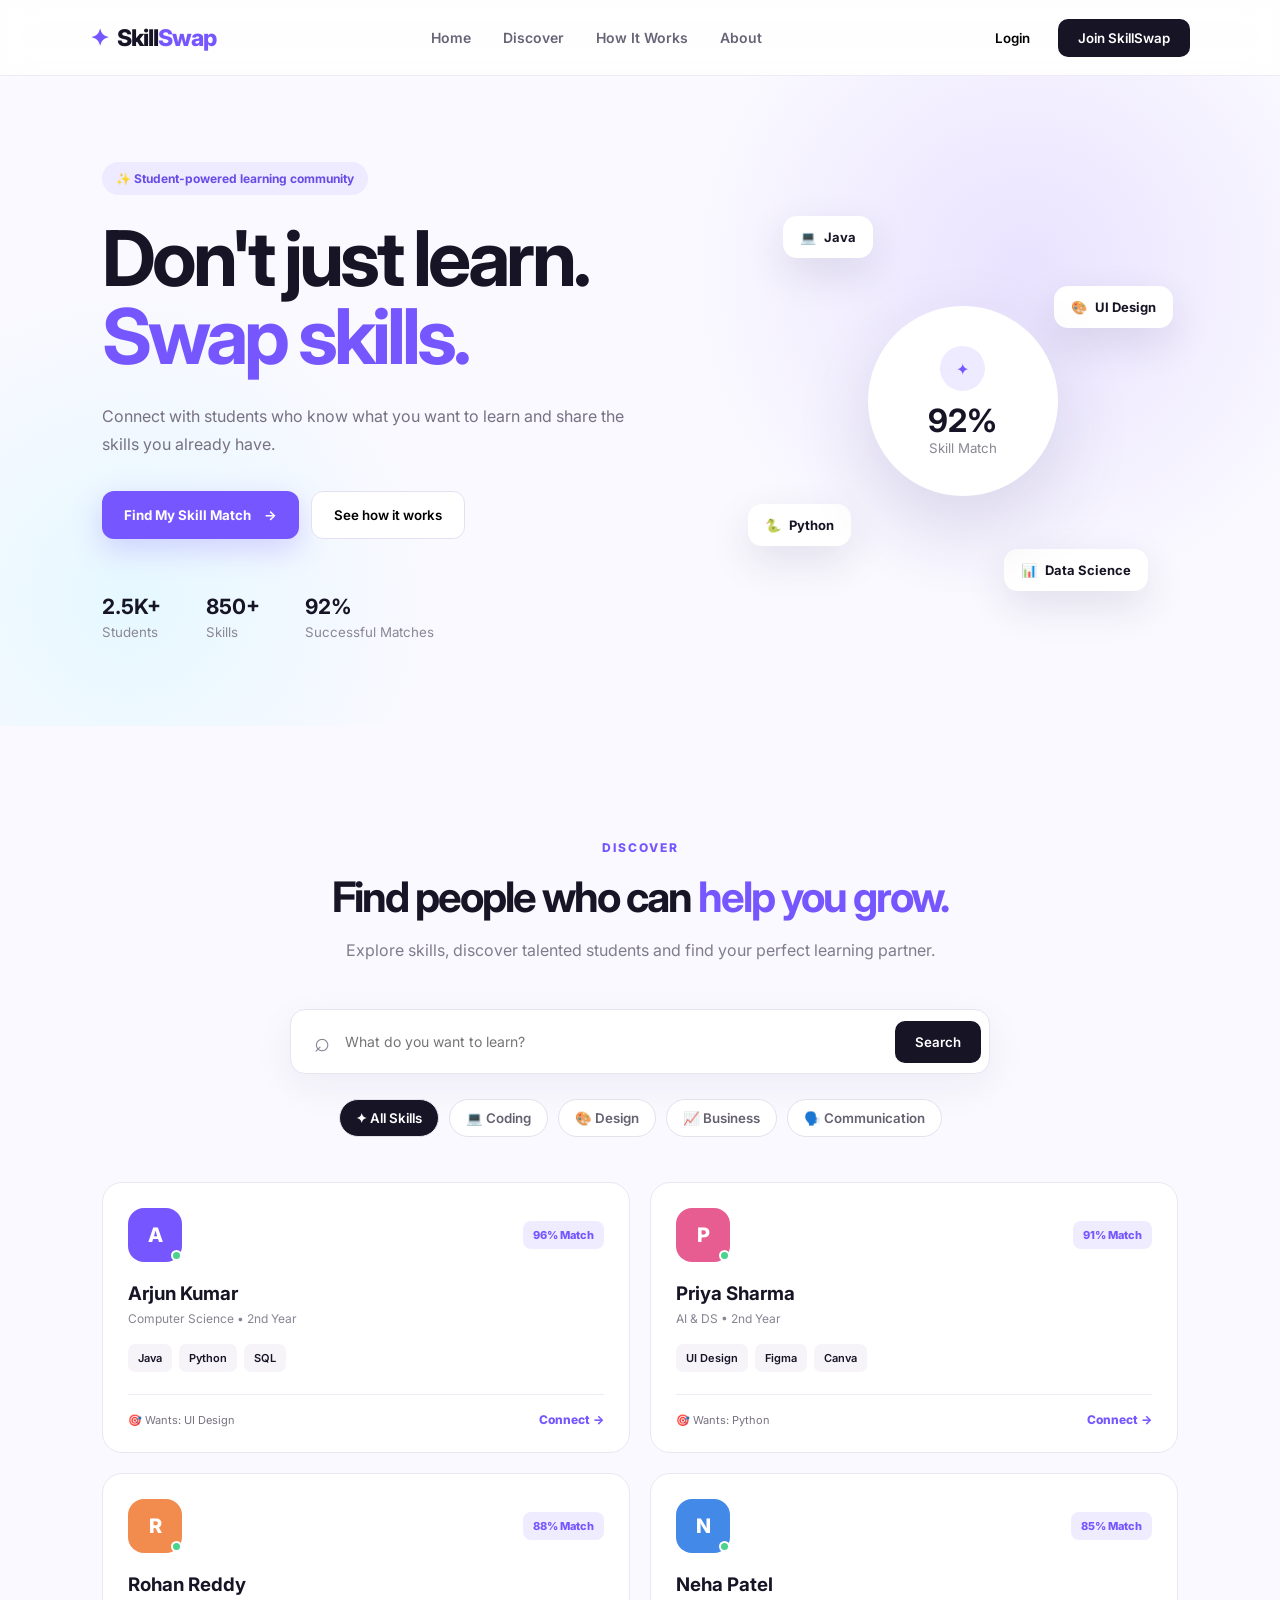
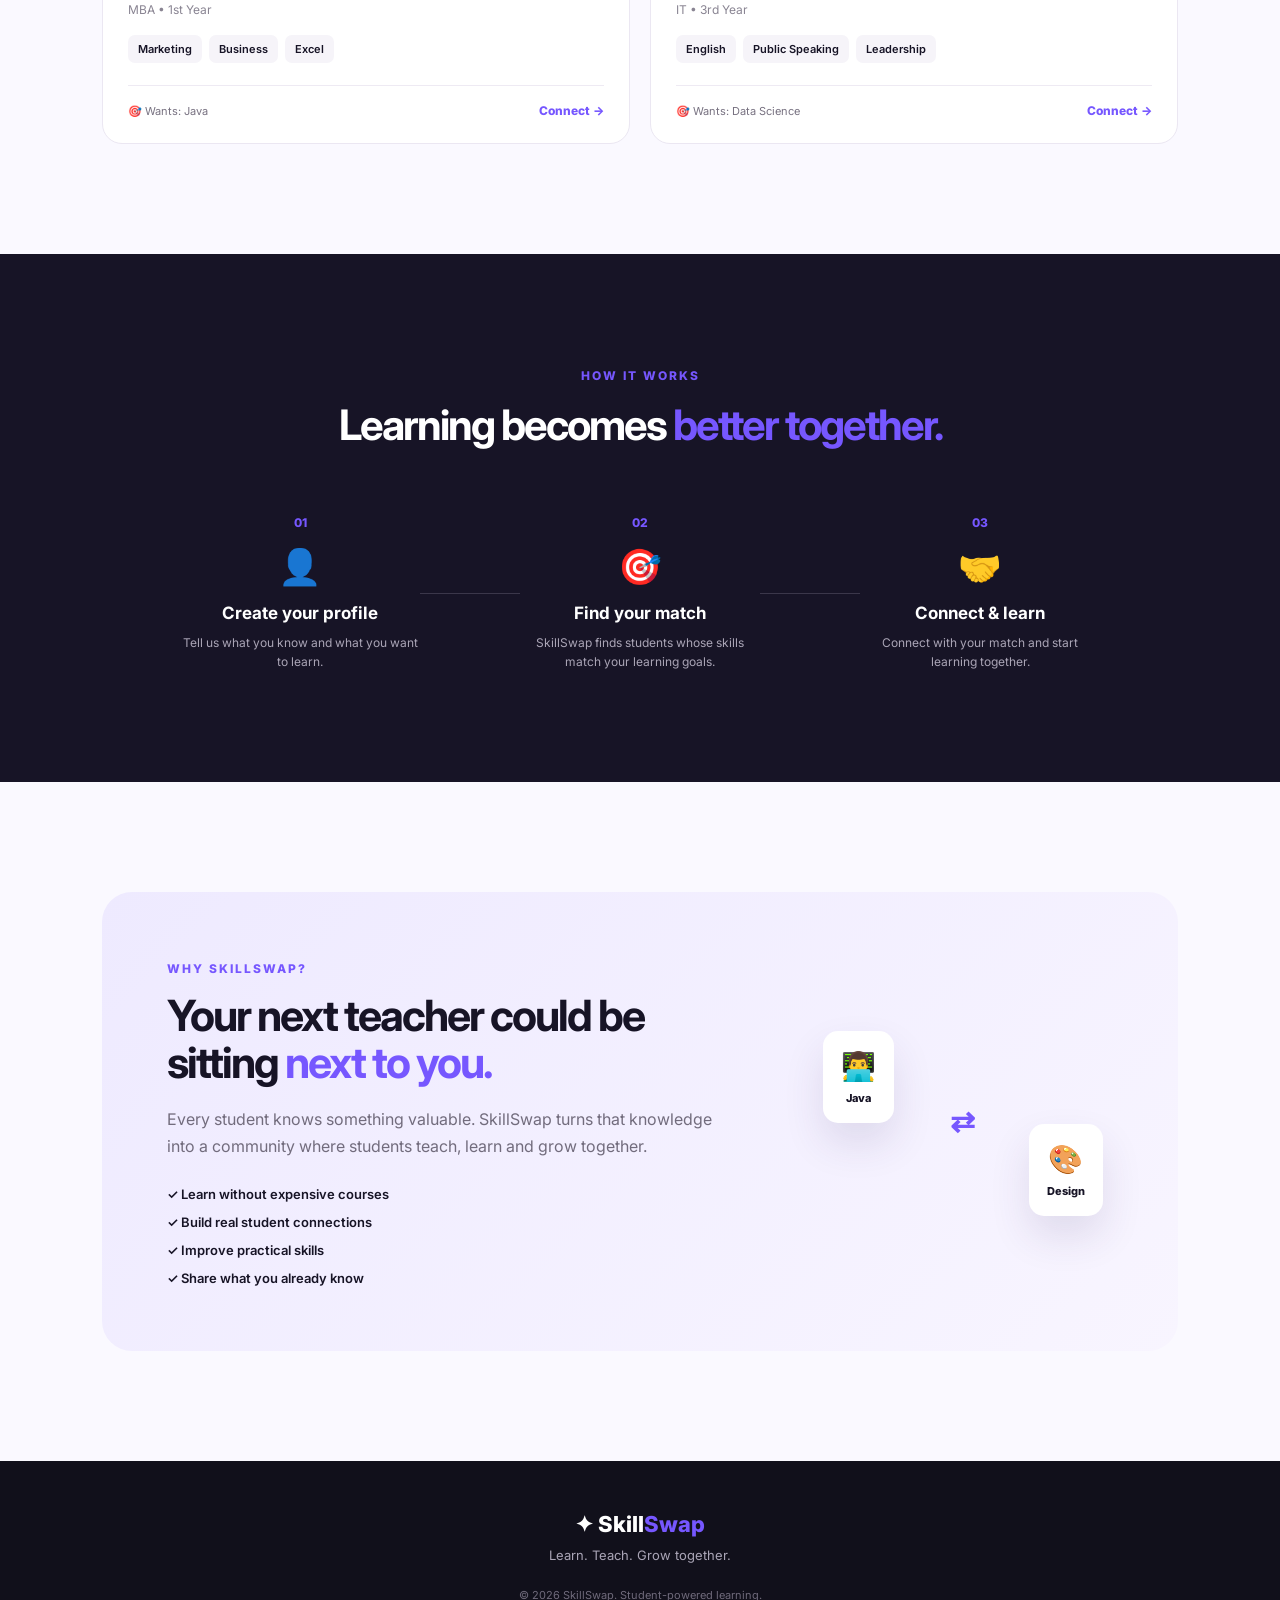
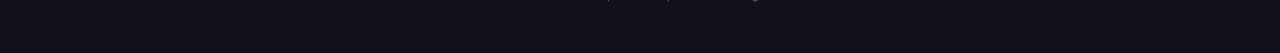
<file: index.html>
<!DOCTYPE html>
<html lang="en">
<head>
    <meta charset="UTF-8">
    <meta name="viewport" content="width=device-width, initial-scale=1.0">

    <title>SkillSwap | Learn. Teach. Grow.</title>

    <link rel="stylesheet" href="style.css">

    <link rel="preconnect" href="https://fonts.googleapis.com">
    <link rel="preconnect" href="https://fonts.gstatic.com" crossorigin>
    <link href="https://fonts.googleapis.com/css2?family=Inter:wght@400;500;600;700;800&display=swap" rel="stylesheet">
</head>

<body>

<!-- ================= NAVBAR ================= -->

<header class="navbar">

    <div class="logo">
        <span class="logo-icon">✦</span>
        Skill<span>Swap</span>
    </div>

    <nav>
        <a href="#home">Home</a>
        <a href="#discover">Discover</a>
        <a href="#how">How It Works</a>
        <a href="#about">About</a>
    </nav>

    <div class="nav-buttons">
        <button class="login-btn" onclick="openLogin()">Login</button>
        <button class="signup-btn" onclick="openSignup()">Join SkillSwap</button>
    </div>

</header>


<!-- ================= HERO ================= -->

<section class="hero" id="home">

    <div class="hero-content">

        <div class="badge">
            ✨ Student-powered learning community
        </div>

        <h1>
            Don't just learn.
            <span>Swap skills.</span>
        </h1>

        <p>
            Connect with students who know what you want to learn
            and share the skills you already have.
        </p>

        <div class="hero-buttons">

            <button class="primary-btn" onclick="openSignup()">
                Find My Skill Match
                <span>→</span>
            </button>

            <button class="secondary-btn" onclick="scrollToSection('how')">
                See how it works
            </button>

        </div>

        <div class="hero-stats">

            <div>
                <strong>2.5K+</strong>
                <small>Students</small>
            </div>

            <div>
                <strong>850+</strong>
                <small>Skills</small>
            </div>

            <div>
                <strong>92%</strong>
                <small>Successful Matches</small>
            </div>

        </div>

    </div>


    <!-- Floating skill cards -->

    <div class="skill-orbit">

        <div class="floating-card card-one">
            <span>💻</span>
            Java
        </div>

        <div class="floating-card card-two">
            <span>🎨</span>
            UI Design
        </div>

        <div class="floating-card card-three">
            <span>🐍</span>
            Python
        </div>

        <div class="floating-card card-four">
            <span>📊</span>
            Data Science
        </div>

        <div class="match-circle">

            <div class="match-icon">✦</div>

            <strong>92%</strong>

            <small>Skill Match</small>

        </div>

    </div>

</section>


<!-- ================= DISCOVER ================= -->

<section class="discover" id="discover">

    <div class="section-heading">

        <span>DISCOVER</span>

        <h2>
            Find people who can
            <span>help you grow.</span>
        </h2>

        <p>
            Explore skills, discover talented students and find
            your perfect learning partner.
        </p>

    </div>


    <!-- Search -->

    <div class="search-box">

        <span>⌕</span>

        <input
            type="text"
            id="skillSearch"
            placeholder="What do you want to learn?"
            onkeyup="searchSkills()"
        >

        <button onclick="searchSkills()">
            Search
        </button>

    </div>


    <!-- Skill Categories -->

    <div class="categories">

        <button class="category active" onclick="filterSkill('all')">
            ✦ All Skills
        </button>

        <button class="category" onclick="filterSkill('coding')">
            💻 Coding
        </button>

        <button class="category" onclick="filterSkill('design')">
            🎨 Design
        </button>

        <button class="category" onclick="filterSkill('business')">
            📈 Business
        </button>

        <button class="category" onclick="filterSkill('communication')">
            🗣️ Communication
        </button>

    </div>


    <!-- Student Cards -->

    <div class="student-grid" id="studentGrid">


        <div class="student-card" data-category="coding" data-name="arjun">

            <div class="student-top">

                <div class="avatar purple">A</div>

                <div class="online"></div>

                <span class="match">96% Match</span>

            </div>

            <h3>Arjun Kumar</h3>

            <p class="role">Computer Science • 2nd Year</p>

            <div class="skills">

                <span>Java</span>
                <span>Python</span>
                <span>SQL</span>

            </div>

            <div class="card-bottom">

                <span>🎯 Wants: UI Design</span>

                <button onclick="sendRequest('Arjun Kumar')">
                    Connect →
                </button>

            </div>

        </div>


        <div class="student-card" data-category="design" data-name="priya">

            <div class="student-top">

                <div class="avatar pink">P</div>

                <div class="online"></div>

                <span class="match">91% Match</span>

            </div>

            <h3>Priya Sharma</h3>

            <p class="role">AI & DS • 2nd Year</p>

            <div class="skills">

                <span>UI Design</span>
                <span>Figma</span>
                <span>Canva</span>

            </div>

            <div class="card-bottom">

                <span>🎯 Wants: Python</span>

                <button onclick="sendRequest('Priya Sharma')">
                    Connect →
                </button>

            </div>

        </div>


        <div class="student-card" data-category="business" data-name="rohan">

            <div class="student-top">

                <div class="avatar orange">R</div>

                <div class="online"></div>

                <span class="match">88% Match</span>

            </div>

            <h3>Rohan Reddy</h3>

            <p class="role">MBA • 1st Year</p>

            <div class="skills">

                <span>Marketing</span>
                <span>Business</span>
                <span>Excel</span>

            </div>

            <div class="card-bottom">

                <span>🎯 Wants: Java</span>

                <button onclick="sendRequest('Rohan Reddy')">
                    Connect →
                </button>

            </div>

        </div>


        <div class="student-card" data-category="communication" data-name="neha">

            <div class="student-top">

                <div class="avatar blue">N</div>

                <div class="online"></div>

                <span class="match">85% Match</span>

            </div>

            <h3>Neha Patel</h3>

            <p class="role">IT • 3rd Year</p>

            <div class="skills">

                <span>English</span>
                <span>Public Speaking</span>
                <span>Leadership</span>

            </div>

            <div class="card-bottom">

                <span>🎯 Wants: Data Science</span>

                <button onclick="sendRequest('Neha Patel')">
                    Connect →
                </button>

            </div>

        </div>

    </div>

</section>


<!-- ================= HOW IT WORKS ================= -->

<section class="how" id="how">

    <div class="section-heading">

        <span>HOW IT WORKS</span>

        <h2>
            Learning becomes
            <span>better together.</span>
        </h2>

    </div>


    <div class="steps">

        <div class="step">

            <div class="step-number">01</div>

            <div class="step-icon">👤</div>

            <h3>Create your profile</h3>

            <p>
                Tell us what you know and what
                you want to learn.
            </p>

        </div>


        <div class="step-line"></div>


        <div class="step">

            <div class="step-number">02</div>

            <div class="step-icon">🎯</div>

            <h3>Find your match</h3>

            <p>
                SkillSwap finds students whose
                skills match your learning goals.
            </p>

        </div>


        <div class="step-line"></div>


        <div class="step">

            <div class="step-number">03</div>
            <div class="step-icon">🤝</div>

            <h3>Connect & learn</h3>

            <p>
                Connect with your match and
                start learning together.
            </p>

        </div>

    </div>

</section>


<!-- ================= ABOUT ================= -->

<section class="about" id="about">

    <div class="about-card">

        <div class="about-content">

            <span>WHY SKILLSWAP?</span>

            <h2>
                Your next teacher
                could be sitting
                <span>next to you.</span>
            </h2>

            <p>
                Every student knows something valuable.
                SkillSwap turns that knowledge into a
                community where students teach, learn
                and grow together.
            </p>

            <div class="about-points">

                <div>✓ Learn without expensive courses</div>
                <div>✓ Build real student connections</div>
                <div>✓ Improve practical skills</div>
                <div>✓ Share what you already know</div>

            </div>

        </div>


        <div class="about-visual">

            <div class="mini-profile profile-one">
                <b>👨‍💻</b>
                <span>Java</span>
            </div>

            <div class="swap-symbol">⇄</div>

            <div class="mini-profile profile-two">
                <b>🎨</b>
                <span>Design</span>
            </div>

        </div>

    </div>

</section>


<!-- ================= FOOTER ================= -->

<footer>

    <div class="footer-logo">
        ✦ Skill<span>Swap</span>
    </div>

    <p>
        Learn. Teach. Grow together.
    </p>

    <small>
        © 2026 SkillSwap. Student-powered learning.
    </small>

</footer>


<!-- ================= LOGIN MODAL ================= -->

<div class="modal-overlay" id="loginModal">

    <div class="modal">

        <button class="close" onclick="closeModal('loginModal')">×</button>

        <div class="modal-icon">✦</div>

        <h2>Welcome back</h2>

        <p>Continue your SkillSwap journey.</p>

        <input type="email" placeholder="Email address">

        <input type="password" placeholder="Password">

        <button class="modal-btn" onclick="login()">
            Login
        </button>

        <div class="modal-switch">
            Don't have an account?
            <span onclick="switchModal()">Create one</span>
        </div>

    </div>

</div>


<!-- ================= SIGNUP MODAL ================= -->

<div class="modal-overlay" id="signupModal">

    <div class="modal">

        <button class="close" onclick="closeModal('signupModal')">×</button>

        <div class="modal-icon">✦</div>

        <h2>Join SkillSwap</h2>

        <p>Start sharing your skills today.</p>

        <input type="text" placeholder="Your name">

        <input type="email" placeholder="Email address">

        <input type="password" placeholder="Create password">

        <button class="modal-btn" onclick="signup()">
            Create Acc ount
        </button>

        <div class="modal-switch">
            Already have an account?
            <span onclick="switchToLogin()">Login</span>
        </div>

    </div>

</div>


<!-- ================= TOAST ================= -->

<div class="toast" id="toast">
    <span>✓</span>
    <p id="toastMessage">Success!</p>
</div>


<script src="script.js"></script>

</body>
</html>
</file>
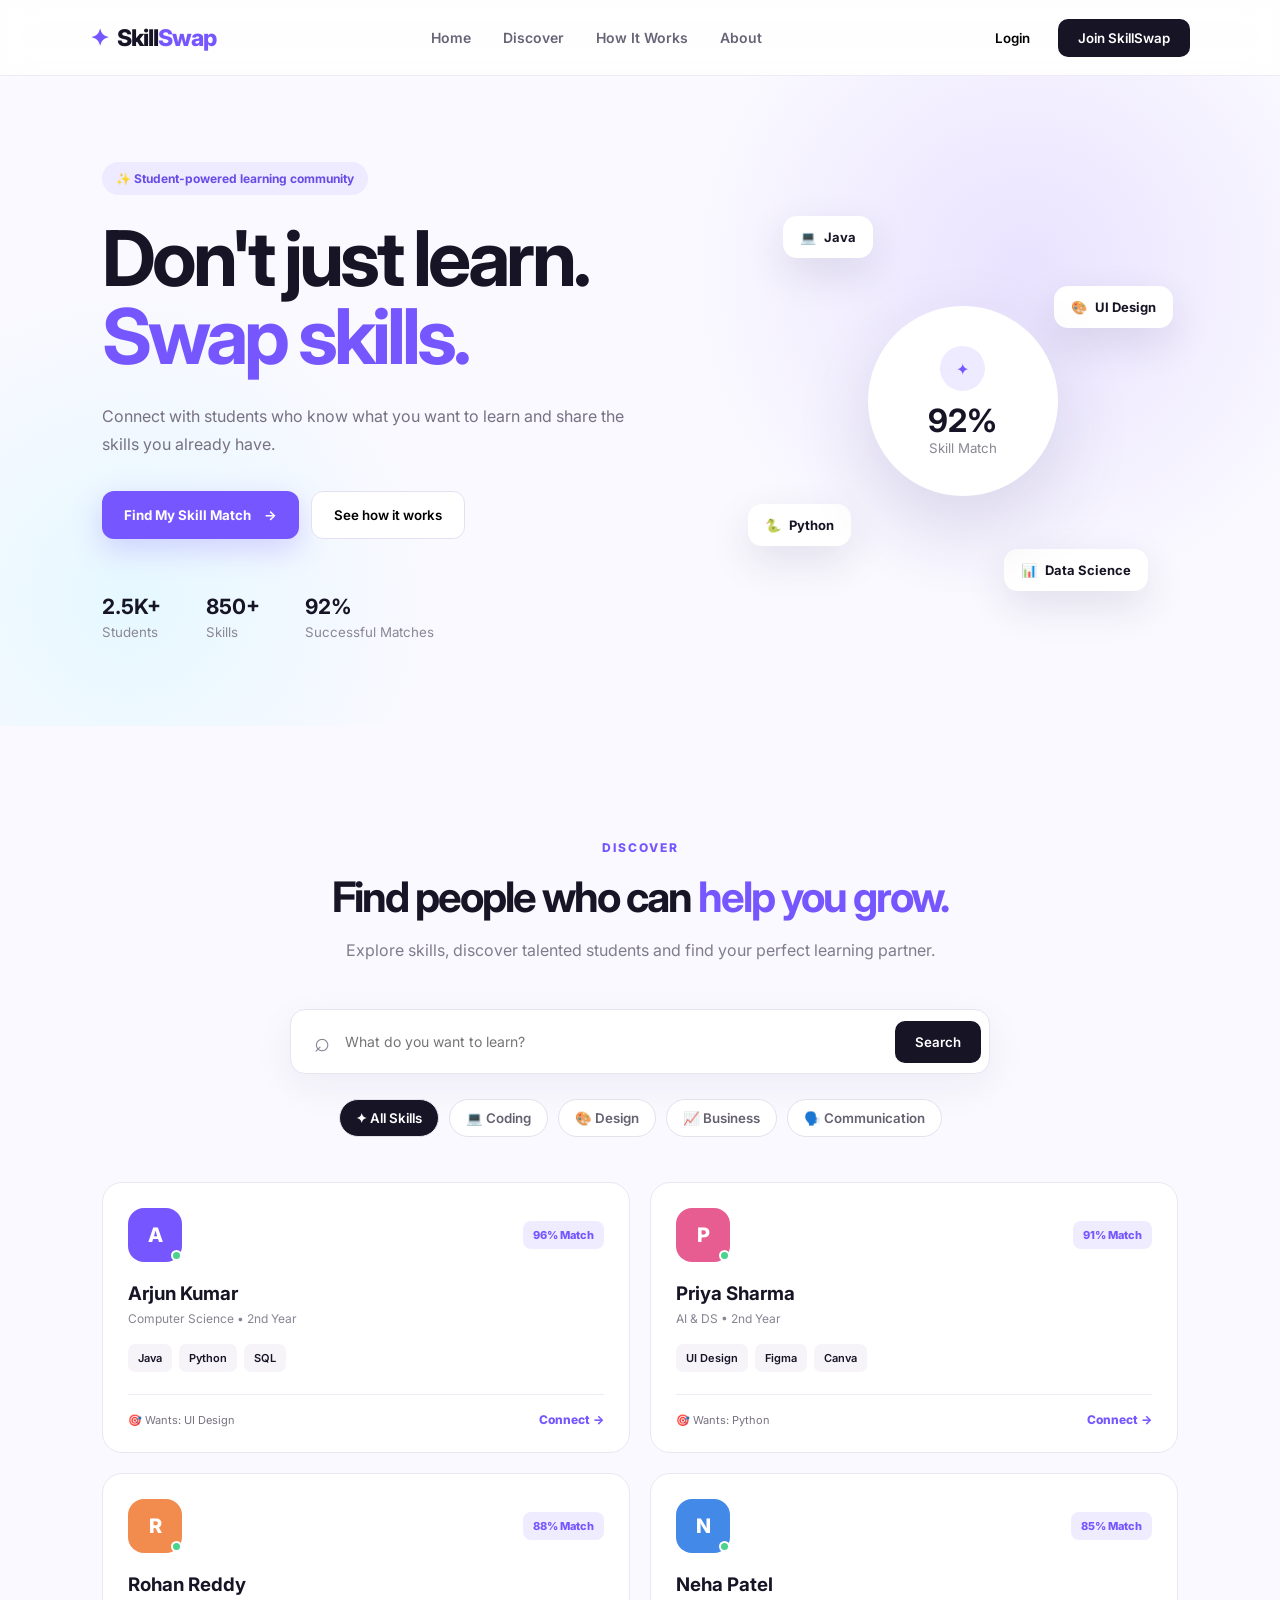
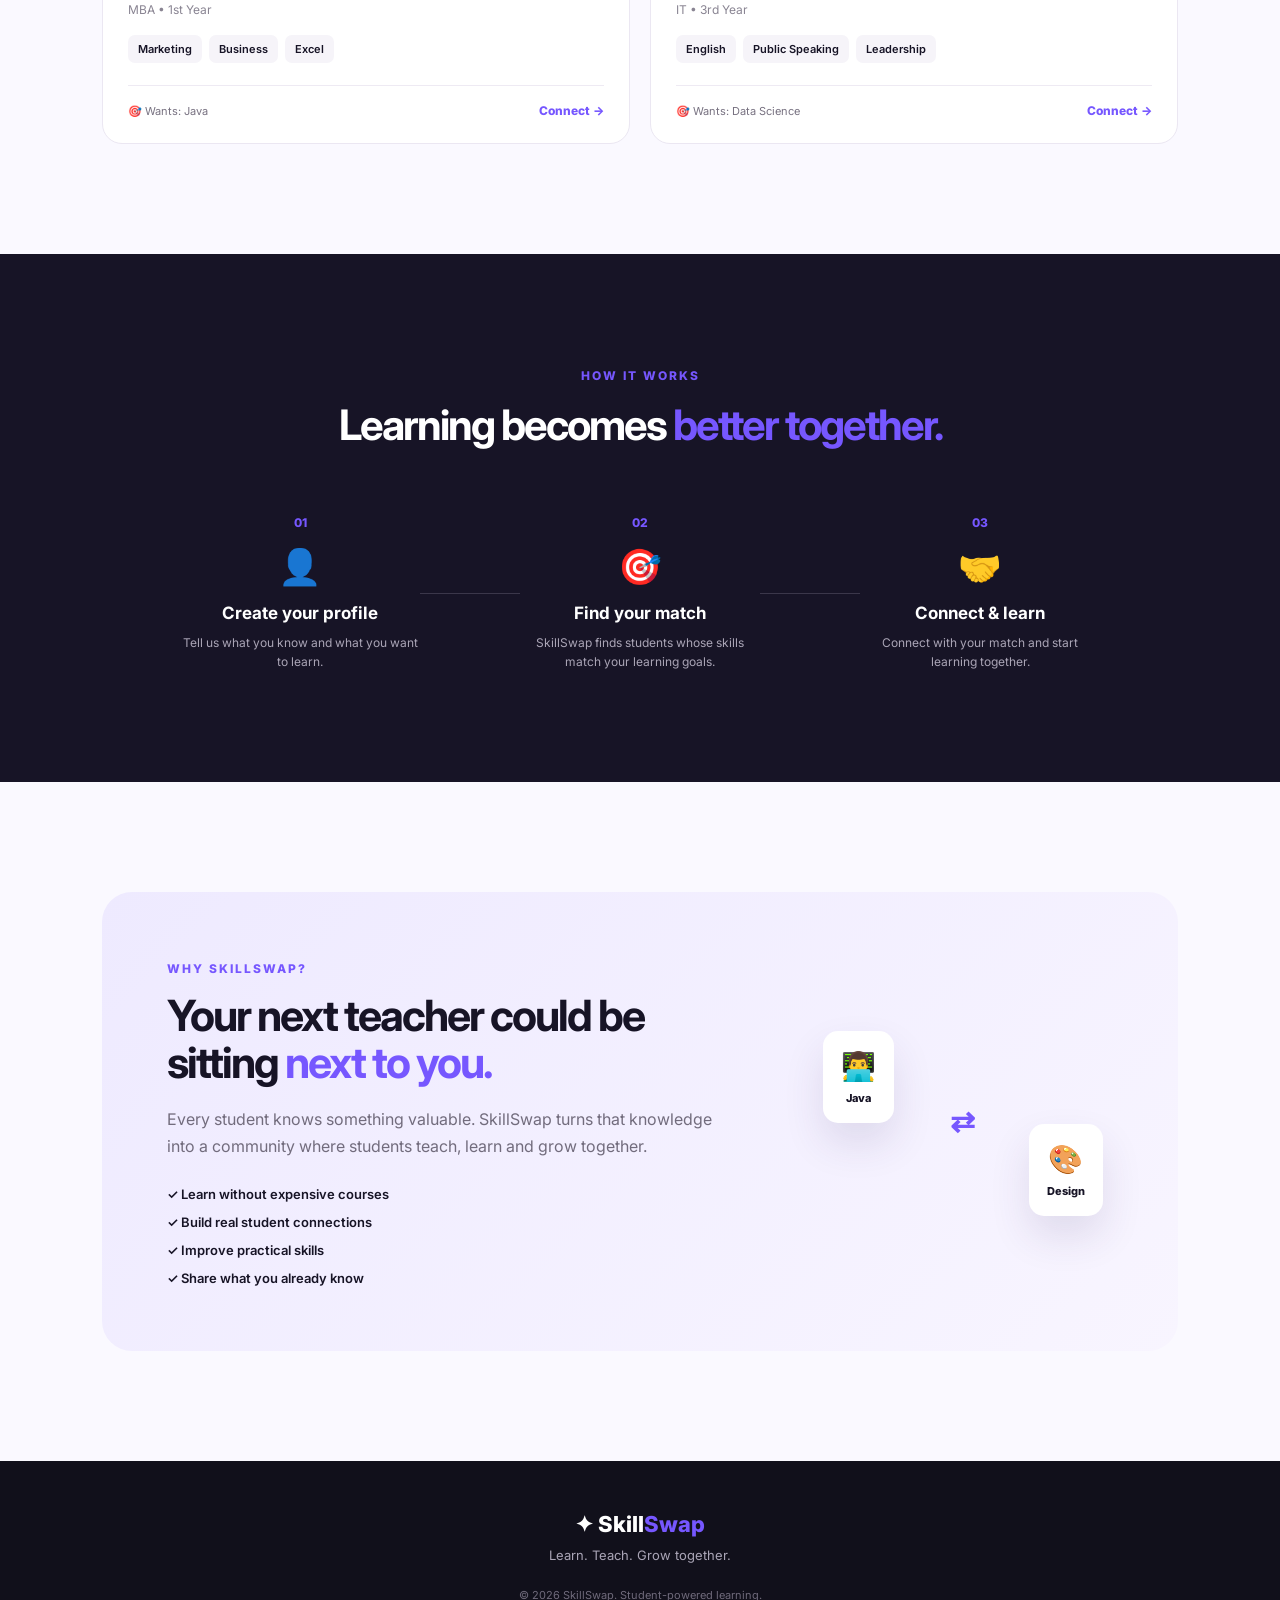
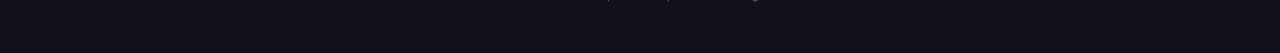
<file: dashboard.html>
<!DOCTYPE html>
<html lang="en">

<head>

    <meta charset="UTF-8">
    <meta name="viewport" content="width=device-width, initial-scale=1.0">

    <title>SkillSwap Dashboard</title>

    <link rel="stylesheet" href="style.css">

    <link rel="preconnect" href="https://fonts.googleapis.com">
    <link rel="preconnect" href="https://fonts.gstatic.com" crossorigin>

    <link
        href="https://fonts.googleapis.com/css2?family=Inter:wght@400;500;600;700;800&display=swap"
        rel="stylesheet"
    >

</head>

<body class="dashboard-body">

<!-- ================= SIDEBAR ================= -->

<aside class="sidebar">

    <div class="dashboard-logo">
        <span>✦</span>
        Skill<span>Swap</span>
    </div>

    <div class="sidebar-menu">

        <button
    class="side-item active"
    onclick="showDashboardSection('dashboardSection')"
>
    🏠
    <span>Dashboard</span>
</button>


<button
    class="side-item"
    onclick="showDashboardSection('matchesSection')"
>
    🎯
    <span>My Matches</span>
</button>


<button
    class="side-item"
    onclick="showDashboardSection('requestsSection')"
>
    💬
    <span>Requests</span>

    <b class="notification-number">
        3
    </b>
</button>


<button
    class="side-item"
    onclick="showDashboardSection('skillsSection')"
>
    📚
    <span>My Skills</span>
</button>


<button
    class="side-item"
    onclick="showDashboardSection('connectionsSection')"
>
    🤝
    <span>Connections</span>
</button>
    </div>

    <div class="sidebar-bottom">

        <button class="side-item">
            ⚙️
            <a href="#" onclick="openProfileModal()">
    👤 My Profile
</a>
            <span>Settings</span>
        </button>

        <button class="side-item logout" onclick="logoutUser()">
            🚪
            <span>Logout</span>
        </button>

    </div>

</aside>


<!-- ================= MAIN CONTENT ================= -->

<main class="dashboard-main">
    <div id="dashboardSection"></div>

    <!-- TOP BAR -->

    <header class="dashboard-header">

        <div>

            <p class="small-heading">
                STUDENT DASHBOARD
            </p>

            <h1 id="welcomeMessage">
    Good afternoon 👋
</h1>

        </div>

        <div class="dashboard-actions">

            <button class="icon-button">
                🔔
                <span class="notification-dot"></span>
            </button>

            <div class="user-profile">

                <div class="profile-avatar">
                    M
                </div>

                <div>

                   <strong id="dashboardUserName">
    Student
</strong>

                    <small>
                        B.Tech AI & DS
                    </small>

                </div>

                <span>⌄</span>

            </div>

        </div>

    </header>


    <!-- ================= SEARCH ================= -->

    <section class="dashboard-search">

        <div class="search-title">

            <h2>
                Find your next skill partner
            </h2>

            <p>
                Search for students who can teach what you want to learn.
            </p>

        </div>

        <div class="dashboard-search-box">

            <span>⌕</span>

            <input
                type="text"
                id="dashboardSearch"
                placeholder="Search Java, Python, UI Design, Excel..."
                onkeyup="dashboardSearch()"
            >

            <button onclick="dashboardSearch()">
                Search
            </button>

        </div>

    </section>


    <!-- ================= STATISTICS ================= -->

    <section class="dashboard-stats">

        <div class="stat-card">

            <div class="stat-icon purple-bg">
                🎯
            </div>

            <div>

                <small>
                    Skill Matches
                </small>

                <strong id="skillMatchCount">
    0
</strong>

<span class="positive">
    Smart matches
</span>

            </div>

        </div>


        <div class="stat-card">

            <div class="stat-icon green-bg">
                📚
            </div>

            <div>

                <small>
                    Skills Learning
                </small>

               <strong id="learningSkillCount">
    0
</strong>

<span class="positive">
    Learning now
</span>

            </div>

        </div>


        <div class="stat-card">

            <div class="stat-icon orange-bg">
                🧑‍🏫
            </div>

            <div>

                <small>
                    Skills Teaching
                </small>

               <strong id="teachingSkillCount">
    0
</strong>

<span class="positive">
    Teaching now
</span>
            </div>

        </div>


        <div class="stat-card">

            <div class="stat-icon blue-bg">
                🤝
            </div>

            <div>

                <small>
                    Connections
                </small>

               <strong id="connectionCount">
    0
</strong>

<span class="positive">
    Requests sent
</span>

            </div>

        </div>

    </section>


    <!-- ================= CONTENT GRID ================= -->

    <section class="dashboard-content">


        <!-- RECOMMENDED MATCHES -->

        <div
    class="dashboard-panel matches-panel"
    id="matchesSection"
>
            <div class="panel-header">

                <div>

                    <span class="panel-label">
                        RECOMMENDED FOR YOU
                    </span>

                    <h2>
                        Your Skill Matches
                    </h2>

                </div>

                <button class="view-all">
                    View all →
                </button>

            </div>


            <!-- MATCH 1 -->

            <div
    class="match-card dashboard-match"
    data-teach="Java,Python,SQL"
data-want="UI Design,Communication"
>
                <div class="dashboard-person">

                    <div class="large-avatar purple">
                        A
                    </div>

                    <div>

                        <h3>
                            Arjun Kumar
                        </h3>

                        <p>
                            Computer Science • 2nd Year
                        </p>

                    </div>

                </div>


                <div class="match-skills">

                    <div>

                        <small>
                            CAN TEACH
                        </small>

                        <span>
                            Java
                        </span>

                        <span>
                            Python
                        </span>

                    </div>

                    <div class="exchange-arrow">
                        ⇄
                    </div>

                    <div>

                        <small>
                            WANTS TO LEARN
                        </small>

                        <span>
                            UI Design
                        </span>

                    </div>

                </div>


                <div class="match-percentage">

    <strong class="dynamic-match">
        0%
    </strong>

    <small>
        Match
    </small>

</div>

                <button
                    class="connect-button"
                    onclick="connectDashboard('Arjun Kumar')"
                >
                    Connect
                </button>

            </div>


            <!-- MATCH 2 -->

            <div
    class="match-card dashboard-match"
    data-teach="UI Design,Figma,Canva"
data-want="Python,Java"
>
                <div class="dashboard-person">

                    <div class="large-avatar pink">
                        P
                    </div>

                    <div>

                        <h3>
                            Priya Sharma
                        </h3>

                        <p>
                            AI & DS • 2nd Year
                        </p>

                    </div>

                </div>


                <div class="match-skills">

                    <div>

                        <small>
                            CAN TEACH
                        </small>

                        <span>
                            UI Design
                        </span>

                        <span>
                            Figma
                        </span>

                    </div>

                    <div class="exchange-arrow">
                        ⇄
                    </div>

                    <div>

                        <small>
                            WANTS TO LEARN
                        </small>

                        <span>
                            Python
                        </span>

                    </div>

                </div>


                <div class="match-percentage">

    <strong class="dynamic-match">
        0%
    </strong>

    <small>
        Match
    </small>

</div>


                <button
                    class="connect-button"
                    onclick="connectDashboard('Priya Sharma')"
                >
                    Connect
                </button>

            </div>


            <!-- MATCH 3 -->

           <div
    class="match-card dashboard-match"
    data-teach="Excel,Marketing,Business"
data-want="Java,Python"
>
                <div class="dashboard-person">

                    <div class="large-avatar orange">
                        R
                    </div>

                    <div>

                        <h3>
                            Rohan Reddy
                        </h3>

                        <p>
                            MBA • 1st Year
                        </p>

                    </div>

                </div>


                <div class="match-skills">

                    <div>

                        <small>
                            CAN TEACH
                        </small>

                        <span>
                            Excel
                        </span>

                        <span>
                            Marketing
                        </span>

                    </div>

                    <div class="exchange-arrow">
                        ⇄
                    </div>

                    <div>

                        <small>
                            WANTS TO LEARN
                        </small>

                        <span>
                            Java
                        </span>

                    </div>

                </div>


               <div class="match-percentage">

    <strong class="dynamic-match">
        0%
    </strong>

    <small>
        Match
    </small>

</div>

                <button
                    class="connect-button"
                    onclick="connectDashboard('Rohan Reddy')"
                >
                    Connect
                </button>

            </div>

        </div>


        <!-- RIGHT COLUMN -->

        <div class="dashboard-right">


            <!-- MY SKILLS -->

            <div
    class="dashboard-panel skills-panel"
    id="skillsSection"
>
                <div class="panel-header">

                    <div>

                        <span class="panel-label">
                            MY PROFILE
                        </span>

                        <h2>
                            My Skills
                        </h2>

                    </div>

                    <button class="edit-button">
                        Edit
                    </button>

                </div>


                <div class="skill-section">

    <small>
        🎯 I WANT TO LEARN
    </small>

    <div
        class="skill-tags"
        id="learnSkills"
    >

    </div>

</div>


                <div class="skill-section">

    <small>
        🧑‍🏫 I CAN TEACH
    </small>

    <div
        class="skill-tags teach"
        id="teachSkills"
    >

    </div>

</div>


                <button class="add-skill" onclick="openSkillModal()">
    + Add another skill
</button>
            </div>


            <!-- CONNECTION REQUESTS -->

            <div
    class="dashboard-panel requests-panel"
    id="requestsSection"
>
                <div class="panel-header">

                    <div>

                        <span class="panel-label">
                            ACTIVITY
                        </span>

                        <h2>
                            Requests
                        </h2>

                    </div>

                    <span class="request-count">
                        3 New
                    </span>

                </div>


                <div class="request-item">

                    <div class="small-avatar blue">
                        N
                    </div>

                    <div class="request-info">

                        <strong>
                            Neha Patel
                        </strong>

                        <small>
                            Wants to learn Python
                        </small>

                    </div>

                    <button class="accept-btn">
                        ✓
                    </button>

                    <button class="reject-btn">
                        ×
                    </button>

                </div>


                <div class="request-item">

                    <div class="small-avatar pink">
                        S
                    </div>

                    <div class="request-info">

                        <strong>
                            Sneha Rao
                        </strong>

                        <small>
                            Wants to learn SQL
                        </small>

                    </div>

                    <button class="accept-btn">
                        ✓
                    </button>

                    <button class="reject-btn">
                        ×
                    </button>

                </div>


                <div class="request-item">

                    <div class="small-avatar orange">
                        V
                    </div>

                    <div class="request-info">

                        <strong>
                            Vikram Singh
                        </strong>

                        <small>
                            Wants to learn Java
                        </small>

                    </div>

                    <button class="accept-btn">
                        ✓
                    </button>

                    <button class="reject-btn">
                        ×
                    </button>

                </div>

            </div>


        </div>

    </section>
    <!-- ================= CONNECTIONS ================= -->

<section
    class="dashboard-panel connections-section"
    id="connectionsSection"
>

    <div class="panel-header">

        <div>

            <span class="panel-label">
                MY NETWORK
            </span>

            <h2>
                My Connections
            </h2>

        </div>

        <span class="request-count">
            🤝 Connected
        </span>

    </div>


    <div
    class="connections-list"
    id="connectionsList"
>
</div>

</section>


    <!-- ================= AI MATCH BANNER ================= -->

    <section class="ai-match-banner">

        <div class="ai-icon">
            ✦
        </div>

        <div>

            <span>
                SKILLSWAP SMART MATCH
            </span>

            <h2>
                We found 12 students who match your learning goals.
            </h2>

            <p>
                Our matching system compares what you want to learn
                with what other students can teach.
            </p>

        </div>

        <button>
            Explore Matches →
        </button>

    </section>
    </div>

</main>

<!-- ================= ADD SKILL MODAL ================= -->

<div class="skill-modal-overlay" id="skillModal">

    <div class="skill-modal">

        <button
            class="skill-modal-close"
            onclick="closeSkillModal()"
        >
            ×
        </button>

        <div class="skill-modal-icon">
            ✦
        </div>

        <h2>
            Add a Skill
        </h2>

        <p>
            Tell SkillSwap what you want to learn or teach.
        </p>


        <label>
            Skill Name
        </label>

        <input
            type="text"
            id="newSkill"
            placeholder="Example: Java"
        >


        <label>
            Skill Type
        </label>

        <select id="skillType">

            <option value="learn">
                I want to learn
            </option>

            <option value="teach">
                I can teach
            </option>

        </select>


        <button
            class="save-skill-button"
            onclick="saveSkill()"
        >
            Add Skill
        </button>

    </div>

</div>
<!-- PROFILE MODAL -->

<div class="profile-modal-overlay" id="profileModal">

    <div class="profile-modal">

        <button
            class="profile-modal-close"
            onclick="closeProfileModal()"
        >
            ×
        </button>

        <div class="profile-avatar">
            👤
        </div>

        <h2>My Profile</h2>

        <p>
            Manage your SkillSwap profile.
        </p>

        <label>
            Your Name
        </label>

        <input
            type="text"
            id="profileName"
            placeholder="Enter your name"
        >

        <label>
            Email
        </label>

        <input
            type="email"
            id="profileEmail"
            disabled
        >

        <button
            class="save-profile-button"
            onclick="saveProfile()"
        >
            Save Changes
        </button>

    </div>

</div>
<script>
    // ================= SMART MATCHING =================

function calculateMatch(studentSkills) {

    const mySkills =
        JSON.parse(
            localStorage.getItem("mySkills")
        ) || [];


    const learningSkills =
        mySkills
        .filter(skill => skill.type === "learn")
        .map(skill =>
            skill.name.toLowerCase()
        );


    const teachingSkills =
        studentSkills
        .map(skill =>
            skill.toLowerCase()
        );


    if (learningSkills.length === 0) {

        return 0;

    }


    let matches = 0;


    learningSkills.forEach(skill => {

        if (teachingSkills.includes(skill)) {

            matches++;

        }

    });


    const percentage =
        Math.round(
            (matches /
            learningSkills.length) * 100
        );


    return percentage;

}
// ================= LOAD STUDENT =================

const savedStudent =
    localStorage.getItem("skillswapStudent");

const loggedIn =
    localStorage.getItem("skillswapLoggedIn");


if (!savedStudent || loggedIn !== "true") {

    window.location.href = "index.html";

} else {

    const student =
        JSON.parse(savedStudent);


    // Dashboard name
    document.getElementById(
        "dashboardUserName"
    ).innerText = student.name;


    // Welcome message
    document.getElementById(
        "welcomeMessage"
    ).innerText =
        "Good afternoon, " +
        student.name +
        " 👋";

}
function connectDashboard(name) {

    const requests =
        JSON.parse(
            localStorage.getItem("sentRequests")
        ) || [];

    // Prevent duplicate requests

    if (requests.includes(name)) {

        showDashboardToast(
            "Request already sent to " + name
        );

        return;
    }

    requests.push(name);

    localStorage.setItem(
        "sentRequests",
        JSON.stringify(requests)
    );

    showDashboardToast(
        "Connection request sent to " +
        name +
        " 🤝"
    );

    updateConnectionButtons();
}
function updateConnectionButtons() {

    const requests =
        JSON.parse(
            localStorage.getItem("sentRequests")
        ) || [];

    const cards =
        document.querySelectorAll(
            ".dashboard-match"
        );

    cards.forEach(card => {

        const button =
            card.querySelector(
                ".connect-button"
            );

        const name =
            card.querySelector(
                ".dashboard-person h3"
            ).innerText;

        if (requests.includes(name)) {

            button.innerText =
                "Pending";

            button.style.background =
                "#7655d9";

            button.disabled = true;

        }

    });
}
function showDashboardToast(message) {

    let toast =
        document.getElementById(
            "dashboardToast"
        );

    if (!toast) {

        toast =
            document.createElement("div");

        toast.id =
            "dashboardToast";

        toast.className =
            "dashboard-toast";

        document.body.appendChild(toast);
    }

    toast.innerText = message;

    toast.classList.add("show");

    setTimeout(() => {

        toast.classList.remove("show");

    }, 2500);
}

function dashboardSearch() {

    const searchInput =
        document.getElementById("dashboardSearch");

    const search =
        searchInput.value.toLowerCase().trim();

    const matches =
        document.querySelectorAll(".dashboard-match");

    let found = 0;

    matches.forEach(match => {

        const studentName =
            match.querySelector(
                ".dashboard-person h3"
            )?.innerText.toLowerCase() || "";

        const skills =
            match.dataset.teach?.toLowerCase() || "";

        const cardText =
            match.innerText.toLowerCase();

        if (
            studentName.includes(search) ||
            skills.includes(search) ||
            cardText.includes(search)
        ) {

            match.style.display = "flex";
            found++;

        } else {

            match.style.display = "none";

        }
    });

    // Show message when nothing is found
    let noResults =
        document.getElementById("noSearchResults");

    if (!noResults) {

        noResults =
            document.createElement("div");

        noResults.id = "noSearchResults";

        noResults.innerText =
            "🔍 No students found. Try another skill.";

        noResults.style.textAlign = "center";
        noResults.style.padding = "25px";
        noResults.style.color = "#777";

        document
            .querySelector(".matches-panel")
            .appendChild(noResults);
    }

    if (search !== "" && found === 0) {
        noResults.style.display = "block";
    } else {
        noResults.style.display = "none";
    }
}

function logoutUser() {

    localStorage.removeItem(
        "skillswapLoggedIn"
    );

    window.location.href = "index.html";

}
// ================= SKILL MODAL =================
function editSkill(index) {

    const mySkills =
        JSON.parse(localStorage.getItem("mySkills")) || [];

    const skill = mySkills[index];

    if (!skill) return;

    const newName =
        prompt("Edit skill name:", skill.name);

    if (newName === null) {
        return;
    }

    const updatedName = newName.trim();

    if (updatedName === "") {
        showDashboardToast(
            "Skill name cannot be empty ⚠️"
        );
        return;
    }

    mySkills[index].name = updatedName;

    localStorage.setItem(
        "mySkills",
        JSON.stringify(mySkills)
    );

    loadMySkills();
    updateMatchScores();

    showDashboardToast(
        "Skill updated successfully! ✏️"
    );
}


function deleteSkill(index) {

    const mySkills =
        JSON.parse(localStorage.getItem("mySkills")) || [];

    if (!mySkills[index]) return;

    const skillName =
        mySkills[index].name;

    const confirmDelete =
        confirm(
            "Delete " + skillName + "?"
        );

    if (!confirmDelete) {
        return;
    }

    mySkills.splice(index, 1);

    localStorage.setItem(
        "mySkills",
        JSON.stringify(mySkills)
    );

    loadMySkills();
    updateMatchScores();

    showDashboardToast(
        "Skill deleted successfully! 🗑️"
    );
}
function openSkillModal() {

    document
        .getElementById("skillModal")
        .classList.add("show");

}


function closeSkillModal() {

    document
        .getElementById("skillModal")
        .classList.remove("show");

}


// ================= SAVE SKILL =================

function saveSkill() {

    const skill =
        document
        .getElementById("newSkill")
        .value
        .trim();

    const type =
        document
        .getElementById("skillType")
        .value;


    if (skill === "") {

        alert("Please enter a skill.");

        return;

    }


    const skillData = {

        name: skill,

        type: type

    };


    // Get existing skills

    let mySkills =
        JSON.parse(
            localStorage.getItem("mySkills")
        ) || [];


    // Add new skill

    mySkills.push(skillData);


    // Save

    localStorage.setItem(
        "mySkills",
        JSON.stringify(mySkills)
    );


    alert(
        skill +
        " added successfully! 🎉"
    );


    document.getElementById(
        "newSkill"
    ).value = "";


    closeSkillModal();

}
// ================= DISPLAY MY SKILLS =================

function loadMySkills() {

    const mySkills =
        JSON.parse(
            localStorage.getItem("mySkills")
        ) || [];


    const learnContainer =
        document.getElementById("learnSkills");

    const teachContainer =
        document.getElementById("teachSkills");


    // Clear existing skills

    learnContainer.innerHTML = "";
    teachContainer.innerHTML = "";


    // Display skills

    mySkills.forEach((skill, index) => {

    const skillTag =
        document.createElement("span");

    skillTag.className = "editable-skill";

    skillTag.innerHTML = `
        <span>${skill.name}</span>

        <button
            class="edit-skill-button"
            onclick="editSkill(${index})"
            title="Edit skill"
        >
            ✏️
        </button>

        <button
            class="delete-skill-button"
            onclick="deleteSkill(${index})"
            title="Delete skill"
        >
            ×
        </button>
    `;

    if (skill.type === "learn") {
        learnContainer.appendChild(skillTag);
    } else {
        teachContainer.appendChild(skillTag);
    }

});

    // Show default message if empty

    if (learnContainer.children.length === 0) {

        learnContainer.innerHTML =
            "<span>No learning skills yet</span>";

    }


    if (teachContainer.children.length === 0) {

        teachContainer.innerHTML =
            "<span>No teaching skills yet</span>";

    }

}
// ===============================
// PROFILE FUNCTIONS
// ===============================

function openProfileModal() {

    const student =
        JSON.parse(
            localStorage.getItem("skillswapStudent")
        );

    if (!student) {
        return;
    }

    document.getElementById(
        "profileName"
    ).value = student.name;

    document.getElementById(
        "profileEmail"
    ).value = student.email;

    document.getElementById(
        "profileModal"
    ).classList.add("show");

}


function closeProfileModal() {

    document.getElementById(
        "profileModal"
    ).classList.remove("show");

}


function saveProfile() {

    const newName =
        document.getElementById(
            "profileName"
        ).value.trim();

    if (newName === "") {

        showDashboardToast(
            "Please enter your name ⚠️"
        );

        return;
    }


    const student =
        JSON.parse(
            localStorage.getItem("skillswapStudent")
        );


    student.name = newName;


    localStorage.setItem(
        "skillswapStudent",
        JSON.stringify(student)
    );


    document.getElementById(
        "dashboardUserName"
    ).innerText = newName;


    document.getElementById(
        "welcomeMessage"
    ).innerText =
        "Good afternoon, " +
        newName +
        " 👋";


    closeProfileModal();


    showDashboardToast(
        "Profile updated successfully! 🎉"
    );

}
// ===============================
// NOTIFICATION FUNCTIONS
// ===============================

function showNotifications() {

    const requests =
        JSON.parse(
            localStorage.getItem("sentRequests")
        ) || [];


    if (requests.length === 0) {

        showDashboardToast(
            "No new notifications 🔔"
        );

        return;
    }


    showDashboardToast(
        "You have " +
        requests.length +
        " connection request(s) pending 🤝"
    );

}


function updateNotificationCount() {

    const requests =
        JSON.parse(
            localStorage.getItem("sentRequests")
        ) || [];


    const count =
        document.getElementById(
            "notificationCount"
        );


    if (!count) {
        return;
    }


    count.innerText =
        requests.length;


    if (requests.length === 0) {

        count.style.display =
            "none";

    } else {

        count.style.display =
            "flex";

    }

}
// ===============================
// DASHBOARD NAVIGATION
// ===============================

function showDashboardSection(sectionId) {

    const section =
        document.getElementById(sectionId);

    if (!section) {

        showDashboardToast(
            "This section is not available yet."
        );

        return;

    }


    section.scrollIntoView({

        behavior: "smooth",

        block: "start"

    });

}
// ===============================
// MY CONNECTIONS
// ===============================

function loadConnections() {

    const connections =
        JSON.parse(
            localStorage.getItem("sentRequests")
        ) || [];

    const container =
        document.getElementById(
            "connectionsList"
        );

    if (!container) return;

    container.innerHTML = "";

    if (connections.length === 0) {

        container.innerHTML = `
            <div class="connection-empty">

                <div class="connection-icon">
                    🤝
                </div>

                <h3>
                    No connections yet
                </h3>

                <p>
                    Connect with students who share
                    your learning and teaching goals.
                </p>

            </div>
        `;

        return;
    }

    connections.forEach(name => {

        const connection =
            document.createElement("div");

        connection.className =
            "connection-card";

        connection.innerHTML = `
            <div class="connection-avatar">
                ${name.charAt(0)}
            </div>

            <div class="connection-info">

                <strong>
                    ${name}
                </strong>

                <small>
                    SkillSwap connection
                </small>

            </div>

            <span class="connected-status">
                ✓ Connected
            </span>
        `;

        container.appendChild(connection);

    });
}
loadMySkills();

updateMatchScores();

updateConnectionButtons();

updateNotificationCount();
// ===============================
// DYNAMIC DASHBOARD STATISTICS
// ===============================

function updateDashboardStats() {

    const mySkills =
        JSON.parse(
            localStorage.getItem("mySkills")
        ) || [];

    const sentRequests =
        JSON.parse(
            localStorage.getItem("sentRequests")
        ) || [];

    const learningCount =
        mySkills.filter(
            skill => skill.type === "learn"
        ).length;

    const teachingCount =
        mySkills.filter(
            skill => skill.type === "teach"
        ).length;

    const matchCards =
        document.querySelectorAll(
            ".dashboard-match"
        );

    let matchCount = 0;

    matchCards.forEach(card => {

        const score =
            card.querySelector(
                ".dynamic-match"
            );

        if (score) {

            const percentage =
                parseInt(
                    score.innerText
                ) || 0;

            if (percentage > 0) {
                matchCount++;
            }
        }
    });

    document.getElementById(
        "skillMatchCount"
    ).innerText = matchCount;

    document.getElementById(
        "learningSkillCount"
    ).innerText = learningCount;

    document.getElementById(
        "teachingSkillCount"
    ).innerText = teachingCount;

    document.getElementById(
        "connectionCount"
    ).innerText = sentRequests.length;
}

updateDashboardStats();
loadConnections();
// ================= UPDATE MATCH SCORES =================

function updateMatchScores() {

    const mySkills =
        JSON.parse(localStorage.getItem("mySkills")) || [];

    const myLearning =
        mySkills
        .filter(skill => skill.type === "learn")
        .map(skill =>
            skill.name.toLowerCase().trim()
        );

    const myTeaching =
        mySkills
        .filter(skill => skill.type === "teach")
        .map(skill =>
            skill.name.toLowerCase().trim()
        );

    const cards =
        document.querySelectorAll(".dashboard-match");

    cards.forEach(card => {

        const teachingSkills =
            card.dataset.teach
            .split(",")
            .map(skill =>
                skill.toLowerCase().trim()
            );

        const wantingSkills =
            card.dataset.want
            ? card.dataset.want
                .split(",")
                .map(skill =>
                    skill.toLowerCase().trim()
                )
            : [];

        let learnMatches = 0;
        let teachMatches = 0;

        // What I want to learn
        myLearning.forEach(skill => {

            if (teachingSkills.includes(skill)) {
                learnMatches++;
            }

        });

        // What I can teach
        myTeaching.forEach(skill => {

            if (wantingSkills.includes(skill)) {
                teachMatches++;
            }

        });

        let totalMatches =
            learnMatches + teachMatches;

        let totalSkills =
            myLearning.length + myTeaching.length;

        let percentage = 0;

        if (totalSkills > 0) {

            percentage =
                Math.round(
                    (totalMatches / totalSkills) * 100
                );

        }

        const score =
            card.querySelector(".dynamic-match");

        if (score) {
            score.innerText =
                percentage + "%";
        }

        if (percentage > 0) {
            card.style.borderColor = "#b9a4ed";
        } else {
            card.style.borderColor = "";
        }

    });
}
</script>

</body>
</html>
</file>
<file: style.css>
* {
    margin: 0;
    padding: 0;
    box-sizing: border-box;
}

html {
    scroll-behavior: smooth;
}

body {
    font-family: "Inter", sans-serif;
    background: #faf9ff;
    color: #171426;
}


/* ================= NAVBAR ================= */

.navbar {
    height: 76px;
    padding: 0 7%;
    display: flex;
    align-items: center;
    justify-content: space-between;
    background: rgba(255,255,255,0.85);
    backdrop-filter: blur(15px);
    border-bottom: 1px solid #eeeaf7;
    position: sticky;
    top: 0;
    z-index: 1000;
}

.logo {
    font-size: 23px;
    font-weight: 800;
    letter-spacing: -1px;
}

.logo span,
.footer-logo span {
    color: #7657ff;
}

.logo-icon {
    color: #7657ff;
    margin-right: 5px;
}

nav {
    display: flex;
    gap: 32px;
}

nav a {
    text-decoration: none;
    color: #686477;
    font-size: 14px;
    font-weight: 600;
    transition: 0.3s;
}

nav a:hover {
    color: #7657ff;
}

.nav-buttons {
    display: flex;
    gap: 10px;
}

button {
    font-family: inherit;
    cursor: pointer;
    border: none;
}

.login-btn {
    background: transparent;
    padding: 11px 18px;
    font-weight: 600;
}

.signup-btn {
    background: #171426;
    color: white;
    padding: 11px 20px;
    border-radius: 10px;
    font-weight: 600;
}

.signup-btn:hover {
    transform: translateY(-2px);
}


/* ================= HERO ================= */

.hero {
    min-height: 650px;
    padding: 80px 8%;
    display: flex;
    justify-content: space-between;
    align-items: center;
    overflow: hidden;
    background:
        radial-gradient(circle at 80% 30%, #e9e2ff 0, transparent 30%),
        radial-gradient(circle at 10% 80%, #e6f8ff 0, transparent 25%);
}

.hero-content {
    max-width: 610px;
}

.badge {
    display: inline-block;
    padding: 9px 14px;
    border-radius: 30px;
    background: #eeeaff;
    color: #684ce6;
    font-size: 12px;
    font-weight: 700;
    margin-bottom: 25px;
}

.hero h1 {
    font-size: clamp(48px, 6vw, 78px);
    line-height: 1.02;
    letter-spacing: -4px;
}

.hero h1 span {
    color: #7657ff;
    display: block;
}

.hero p {
    margin-top: 25px;
    max-width: 530px;
    color: #777183;
    line-height: 1.8;
    font-size: 16px;
}

.hero-buttons {
    display: flex;
    gap: 12px;
    margin-top: 32px;
}

.primary-btn {
    background: #7657ff;
    color: white;
    padding: 15px 22px;
    border-radius: 12px;
    font-weight: 700;
    box-shadow: 0 10px 30px rgba(118,87,255,0.25);
}

.primary-btn span {
    margin-left: 10px;
}

.primary-btn:hover {
    transform: translateY(-3px);
}

.secondary-btn {
    padding: 15px 22px;
    border-radius: 12px;
    background: white;
    border: 1px solid #e5e0f1;
    font-weight: 600;
}

.hero-stats {
    display: flex;
    gap: 45px;
    margin-top: 55px;
}

.hero-stats div {
    display: flex;
    flex-direction: column;
    gap: 5px;
}

.hero-stats strong {
    font-size: 21px;
}

.hero-stats small {
    color: #8b8794;
}


/* ================= ORBIT ================= */

.skill-orbit {
    width: 430px;
    height: 430px;
    position: relative;
    display: flex;
    justify-content: center;
    align-items: center;
}

.match-circle {
    width: 190px;
    height: 190px;
    border-radius: 50%;
    background: white;
    box-shadow: 0 30px 80px rgba(50,40,100,0.14);
    display: flex;
    flex-direction: column;
    justify-content: center;
    align-items: center;
    z-index: 2;
}

.match-icon {
    width: 45px;
    height: 45px;
    border-radius: 50%;
    background: #eeeaff;
    color: #7657ff;
    display: flex;
    justify-content: center;
    align-items: center;
    margin-bottom: 10px;
}

.match-circle strong {
    font-size: 32px;
}

.match-circle small {
    color: #8b8794;
}

.floating-card {
    position: absolute;
    background: white;
    padding: 13px 17px;
    border-radius: 14px;
    box-shadow: 0 15px 40px rgba(40,30,80,0.12);
    font-size: 13px;
    font-weight: 700;
    display: flex;
    gap: 8px;
    align-items: center;
    animation: float 4s ease-in-out infinite;
}

.card-one {
    top: 30px;
    left: 35px;
}

.card-two {
    top: 100px;
    right: 5px;
    animation-delay: 1s;
}

.card-three {
    bottom: 70px;
    left: 0;
    animation-delay: 2s;
}

.card-four {
    bottom: 25px;
    right: 30px;
    animation-delay: 3s;
}

@keyframes float {
    0%,100% {
        transform: translateY(0);
    }

    50% {
        transform: translateY(-12px);
    }
}


/* ================= SECTIONS ================= */

.discover,
.how,
.about {
    padding: 110px 8%;
}

.section-heading {
    text-align: center;
    max-width: 650px;
    margin: auto;
}

.section-heading > span,
.about-content > span {
    color: #7657ff;
    font-size: 12px;
    font-weight: 800;
    letter-spacing: 2px;
}

.section-heading h2 {
    margin-top: 15px;
    font-size: 42px;
    letter-spacing: -2px;
}

.section-heading h2 span,
.about-content h2 span {
    color: #7657ff;
}

.section-heading p {
    margin-top: 15px;
    color: #817c8b;
    line-height: 1.7;
}


/* ================= SEARCH ================= */

.search-box {
    max-width: 700px;
    margin: 45px auto 25px;
    background: white;
    border: 1px solid #e7e3ef;
    padding: 8px;
    border-radius: 15px;
    display: flex;
    align-items: center;
    box-shadow: 0 12px 40px rgba(40,30,80,0.06);
}

.search-box > span {
    font-size: 27px;
    padding-left: 15px;
    color: #898393;
}

.search-box input {
    flex: 1;
    border: none;
    outline: none;
    padding: 15px;
    font-size: 14px;
    font-family: inherit;
}

.search-box button {
    background: #171426;
    color: white;
    padding: 13px 20px;
    border-radius: 10px;
    font-weight: 600;
}

.categories {
    display: flex;
    justify-content: center;
    gap: 10px;
    flex-wrap: wrap;
    margin-bottom: 45px;
}

.category {
    padding: 10px 16px;
    border-radius: 30px;
    background: white;
    border: 1px solid #e5e1ed;
    color: #666171;
    font-weight: 600;
}

.category.active,
.category:hover {
    background: #171426;
    color: white;
}


/* ================= STUDENT CARDS ================= */

.student-grid {
    max-width: 1100px;
    margin: auto;
    display: grid;
    grid-template-columns: repeat(2,1fr);
    gap: 20px;
}

.student-card {
    background: white;
    padding: 25px;
    border-radius: 20px;
    border: 1px solid #ebe7f2;
    transition: 0.3s;
}

.student-card:hover {
    transform: translateY(-7px);
    box-shadow: 0 20px 50px rgba(50,40,100,0.10);
}

.student-top {
    display: flex;
    align-items: center;
    position: relative;
}

.avatar {
    width: 54px;
    height: 54px;
    border-radius: 16px;
    display: flex;
    align-items: center;
    justify-content: center;
    color: white;
    font-weight: 800;
    font-size: 20px;
}

.purple { background: #7657ff; }
.pink { background: #e75d91; }
.orange { background: #f18b4e; }
.blue { background: #4389e8; }

.online {
    width: 11px;
    height: 11px;
    border-radius: 50%;
    background: #4bd28c;
    border: 2px solid white;
    position: absolute;
    left: 43px;
    top: 42px;
}

.match {
    margin-left: auto;
    padding: 7px 10px;
    border-radius: 8px;
    background: #f0ecff;
    color: #7657ff;
    font-size: 11px;
    font-weight: 800;
}

.student-card h3 {
    margin-top: 20px;
}

.role {
    color: #898492;
    font-size: 12px;
    margin-top: 6px;
}

.skills {
    display: flex;
    flex-wrap: wrap;
    gap: 7px;
    margin-top: 18px;
}

.skills span {
    padding: 7px 10px;
    background: #f6f4f9;
    border-radius: 7px;
    font-size: 11px;
    font-weight: 600;
}

.card-bottom {
    margin-top: 22px;
    padding-top: 17px;
    border-top: 1px solid #eeeaf3;
    display: flex;
    justify-content: space-between;
    align-items: center;
}

.card-bottom span {
    color: #777180;
    font-size: 11px;
}

.card-bottom button {
    color: #7657ff;
    background: transparent;
    font-size: 12px;
    font-weight: 800;
}


/* ================= HOW ================= */

.how {
    background: #171426;
    color: white;
}

.how .section-heading p {
    color: #aaa5b6;
}

.steps {
    max-width: 1000px;
    margin: 65px auto 0;
    display: flex;
    align-items: center;
    justify-content: center;
}

.step {
    text-align: center;
    max-width: 240px;
}

.step-number {
    color: #7657ff;
    font-weight: 800;
    font-size: 12px;
}

.step-icon {
    font-size: 35px;
    margin: 15px 0;
}

.step h3 {
    font-size: 17px;
}

.step p {
    color: #aaa5b6;
    margin-top: 10px;
    font-size: 12px;
    line-height: 1.6;
}

.step-line {
    width: 100px;
    height: 1px;
    background: #3b374a;
}


/* ================= ABOUT ================= */

.about-card {
    max-width: 1100px;
    margin: auto;
    padding: 65px;
    border-radius: 30px;
    background: linear-gradient(135deg,#eeeaff,#f8f5ff);
    display: flex;
    justify-content: space-between;
    align-items: center;
}

.about-content {
    max-width: 550px;
}

.about-content h2 {
    margin-top: 15px;
    font-size: 43px;
    line-height: 1.1;
    letter-spacing: -2px;
}

.about-content p {
    margin-top: 20px;
    color: #726c7d;
    line-height: 1.7;
}

.about-points {
    margin-top: 25px;
    display: grid;
    gap: 12px;
    font-size: 13px;
    font-weight: 600;
}

.about-visual {
    width: 300px;
    height: 230px;
    position: relative;
    display: flex;
    justify-content: center;
    align-items: center;
}

.mini-profile {
    background: white;
    padding: 18px;
    border-radius: 15px;
    box-shadow: 0 20px 40px rgba(60,40,100,0.12);
    display: flex;
    flex-direction: column;
    gap: 8px;
    text-align: center;
    position: absolute;
}

.profile-one {
    left: 10px;
    top: 25px;
}

.profile-two {
    right: 10px;
    bottom: 20px;
}

.mini-profile b {
    font-size: 28px;
}

.mini-profile span {
    font-size: 11px;
    font-weight: 800;
}

.swap-symbol {
    font-size: 30px;
    color: #7657ff;
    font-weight: bold;
}


/* ================= FOOTER ================= */

footer {
    text-align: center;
    padding: 50px 20px;
    background: #11101b;
    color: white;
}

.footer-logo {
    font-size: 22px;
    font-weight: 800;
}

footer p {
    color: #aaa5b6;
    margin: 10px 0 20px;
    font-size: 13px;
}

footer small {
    color: #6f6a7b;
    font-size: 11px;
}


/* ================= MODALS ================= */

.modal-overlay {
    position: fixed;
    inset: 0;
    background: rgba(15,12,25,0.65);
    backdrop-filter: blur(7px);
    display: none;
    align-items: center;
    justify-content: center;
    z-index: 2000;
}

.modal {
    width: 390px;
    background: white;
    border-radius: 22px;
    padding: 35px;
    position: relative;
    box-shadow: 0 30px 80px rgba(0,0,0,0.25);
}

.close {
    position: absolute;
    right: 18px;
    top: 15px;
    background: #f3f1f6;
    width: 30px;
    height: 30px;
    border-radius: 50%;
    font-size: 20px;
}

.modal-icon {
    width: 45px;
    height: 45px;
    border-radius: 12px;
    background: #eeeaff;
    color: #7657ff;
    display: flex;
    align-items: center;
    justify-content: center;
    font-size: 22px;
}

.modal h2 {
    margin-top: 20px;
}

.modal p {
    margin-top: 7px;
    color: #888390;
    font-size: 13px;
}

.modal input {
    width: 100%;
    margin-top: 15px;
    padding: 13px;
    border-radius: 9px;
    border: 1px solid #e2dee9;
    outline: none;
    font-family: inherit;
}

.modal-btn {
    width: 100%;
    margin-top: 18px;
    padding: 14px;
    border-radius: 10px;
    background: #7657ff;
    color: white;
    font-weight: 700;
}

.modal-switch {
    margin-top: 18px;
    font-size: 12px;
    color: #85808d;
    text-align: center;
}

.modal-switch span {
    color: #7657ff;
    font-weight: 700;
    cursor: pointer;
}


/* ================= TOAST ================= */

.toast {
    position: fixed;
    bottom: 25px;
    right: 25px;
    background: #171426;
    color: white;
    padding: 14px 18px;
    border-radius: 12px;
    display: flex;
    gap: 10px;
    align-items: center;
    transform: translateY(100px);
    opacity: 0;
    transition: 0.4s;
    z-index: 3000;
    font-size: 13px;
}

.toast.show {
    transform: translateY(0);
    opacity: 1;
}


/* ================= RESPONSIVE ================= */

@media(max-width:900px) {

    nav {
        display: none;
    }

    .hero {
        flex-direction: column;
        text-align: center;
        padding-top: 60px;
    }

    .hero-buttons,
    .hero-stats {
        justify-content: center;
    }

    .skill-orbit {
        margin-top: 60px;
        transform: scale(0.85);
    }

    .student-grid {
        grid-template-columns: 1fr;
    }

    .about-card {
        flex-direction: column;
        gap: 50px;
        padding: 40px;
    }

    .steps {
        flex-direction: column;
        gap: 30px;
    }

    .step-line {
        width: 1px;
        height: 50px;
    }
}

@media(max-width:550px) {

    .navbar {
        padding: 0 5%;
    }

    .nav-buttons .login-btn {
        display: none;
    }

    .hero {
        padding: 60px 5%;
    }

    .hero h1 {
        font-size: 48px;
    }

    .hero-buttons {
        flex-direction: column;
    }

    .hero-stats {
        gap: 20px;
    }

    .skill-orbit {
        transform: scale(0.7);
        margin-left: -50px;
    }

    .section-heading h2 {
        font-size: 34px;
    }

    .discover,
    .how,
    .about {
        padding: 75px 5%;
    }

    .about-content h2 {
        font-size: 34px;
    }

    .about-visual {
        transform: scale(0.8);
    }

    .modal {
        width: 90%;
    }
}
/* =====================================================
   SKILLSWAP DASHBOARD
===================================================== */

.dashboard-body {
    background: #f6f5fb;
    min-height: 100vh;
}


/* ================= SIDEBAR ================= */

.sidebar {
    position: fixed;
    left: 0;
    top: 0;

    width: 245px;
    height: 100vh;

    background: #171326;
    color: white;

    padding: 28px 18px;

    display: flex;
    flex-direction: column;

    z-index: 2000;
}


.dashboard-logo {
    font-size: 23px;
    font-weight: 800;

    padding: 0 12px 35px;
}

.dashboard-logo span {
    color: #a78bfa;
}

.dashboard-logo span:first-child {
    margin-right: 6px;
}


.sidebar-menu {
    display: flex;
    flex-direction: column;
    gap: 8px;
}


.side-item {
    width: 100%;

    border: none;
    background: transparent;

    color: #aaa5b9;

    padding: 14px 15px;

    border-radius: 12px;

    display: flex;
    align-items: center;

    gap: 13px;

    font-size: 14px;
    font-weight: 600;

    cursor: pointer;

    text-align: left;

    transition: 0.25s;
}

.side-item:hover,
.side-item.active {
    background: #29213e;
    color: white;
}

.side-item.active {
    box-shadow: inset 3px 0 #a78bfa;
}


.notification-number {
    margin-left: auto;

    background: #a78bfa;
    color: #171326;

    width: 21px;
    height: 21px;

    border-radius: 50%;

    display: grid;
    place-items: center;

    font-size: 11px;
}


.sidebar-bottom {
    margin-top: auto;

    display: flex;
    flex-direction: column;

    gap: 8px;
}

.logout:hover {
    color: #ff8585;
}


/* ================= MAIN ================= */

.dashboard-main {
    margin-left: 245px;

    padding: 30px 42px;

    max-width: 1500px;
}


/* ================= HEADER ================= */

.dashboard-header {
    display: flex;
    justify-content: space-between;
    align-items: center;

    margin-bottom: 30px;
}


.small-heading {
    font-size: 10px;
    font-weight: 800;

    letter-spacing: 2px;

    color: #8d849e;

    margin-bottom: 7px;
}


.dashboard-header h1 {
    font-size: 30px;
    margin: 0;
}


.dashboard-actions {
    display: flex;
    align-items: center;
    gap: 20px;
}


.icon-button {
    position: relative;

    width: 44px;
    height: 44px;

    border: 1px solid #e7e3ef;

    background: white;

    border-radius: 12px;

    cursor: pointer;

    font-size: 18px;
}


.notification-dot {
    position: absolute;

    top: 9px;
    right: 9px;

    width: 7px;
    height: 7px;

    background: #a78bfa;

    border-radius: 50%;
}


.user-profile {
    display: flex;
    align-items: center;

    gap: 10px;
}


.profile-avatar {
    width: 43px;
    height: 43px;

    border-radius: 13px;

    background: linear-gradient(
        135deg,
        #8b5cf6,
        #c084fc
    );

    color: white;

    display: grid;
    place-items: center;

    font-weight: 800;
}


.user-profile strong {
    display: block;
    font-size: 13px;
}


.user-profile small {
    color: #888293;
    font-size: 11px;
}


/* ================= SEARCH ================= */

.dashboard-search {
    background: white;

    border: 1px solid #ebe7f2;

    border-radius: 20px;

    padding: 25px 28px;

    display: flex;

    align-items: center;

    justify-content: space-between;

    gap: 30px;

    margin-bottom: 25px;
}


.search-title h2 {
    margin: 0 0 6px;

    font-size: 19px;
}


.search-title p {
    margin: 0;

    color: #8c8795;

    font-size: 12px;
}


.dashboard-search-box {
    width: 430px;

    display: flex;

    align-items: center;

    background: #f7f6fb;

    border: 1px solid #e7e3ef;

    border-radius: 12px;

    padding: 5px 5px 5px 14px;
}


.dashboard-search-box span {
    font-size: 20px;
    color: #8d869a;
}


.dashboard-search-box input {
    flex: 1;

    border: none;
    outline: none;

    background: transparent;

    padding: 10px;

    font-size: 12px;
}


.dashboard-search-box button {
    border: none;

    background: #171326;
    color: white;

    padding: 11px 17px;

    border-radius: 9px;

    cursor: pointer;

    font-weight: 600;
}


/* ================= STATS ================= */

.dashboard-stats {
    display: grid;

    grid-template-columns:
        repeat(4, 1fr);

    gap: 17px;

    margin-bottom: 25px;
}


.stat-card {
    background: white;

    border: 1px solid #ebe7f2;

    border-radius: 17px;

    padding: 20px;

    display: flex;
    align-items: center;

    gap: 15px;
}


.stat-icon {
    width: 45px;
    height: 45px;

    border-radius: 13px;

    display: grid;
    place-items: center;

    font-size: 20px;
}


.purple-bg {
    background: #eee8ff;
}

.green-bg {
    background: #e4f8ed;
}

.orange-bg {
    background: #fff0df;
}

.blue-bg {
    background: #e4f1ff;
}


.stat-card small {
    display: block;

    color: #918b9c;

    font-size: 11px;
}


.stat-card strong {
    display: block;

    font-size: 23px;

    margin: 2px 0;
}


.positive {
    font-size: 10px;

    color: #45a56b;
}


/* ================= CONTENT ================= */

.dashboard-content {
    display: grid;

    grid-template-columns:
        minmax(0, 1.7fr)
        minmax(300px, 0.8fr);

    gap: 22px;
}


.dashboard-right {
    display: flex;
    flex-direction: column;

    gap: 22px;
}


.dashboard-panel {
    background: white;

    border: 1px solid #ebe7f2;

    border-radius: 18px;

    padding: 24px;
}


.panel-header {
    display: flex;

    justify-content: space-between;

    align-items: flex-start;

    margin-bottom: 20px;
}


.panel-label {
    font-size: 9px;

    letter-spacing: 1.5px;

    font-weight: 800;

    color: #9b94a8;
}


.panel-header h2 {
    margin: 5px 0 0;

    font-size: 18px;
}


.view-all,
.edit-button {
    border: none;

    background: transparent;

    color: #7655d9;

    font-weight: 700;

    font-size: 11px;

    cursor: pointer;
}


/* ================= MATCH CARD ================= */

.dashboard-match {
    border: 1px solid #eeeaf4;

    border-radius: 14px;

    padding: 17px;

    display: grid;

    grid-template-columns:
        1.3fr 1.5fr 70px 80px;

    align-items: center;

    gap: 15px;

    margin-bottom: 12px;

    transition: 0.25s;
}


.dashboard-match:hover {
    transform: translateY(-2px);

    box-shadow:
        0 10px 25px rgba(30, 20, 60, 0.07);
}


.dashboard-person {
    display: flex;
    align-items: center;

    gap: 11px;
}


.large-avatar {
    width: 42px;
    height: 42px;

    border-radius: 12px;

    display: grid;
    place-items: center;

    color: white;

    font-weight: 800;
}


.large-avatar.purple {
    background: #7c5ce3;
}

.large-avatar.pink {
    background: #df729e;
}

.large-avatar.orange {
    background: #df9657;
}


.dashboard-person h3 {
    margin: 0 0 3px;

    font-size: 13px;
}


.dashboard-person p {
    margin: 0;

    font-size: 9px;

    color: #98919f;
}


/* ================= MATCH SKILLS ================= */

.match-skills {
    display: flex;

    align-items: center;

    gap: 12px;
}


.match-skills small {
    display: block;

    font-size: 8px;

    color: #aaa3b2;

    margin-bottom: 5px;
}


.match-skills span {
    display: inline-block;

    background: #f5f2fa;

    border-radius: 6px;

    padding: 5px 7px;

    font-size: 8px;

    margin-right: 3px;
}


.exchange-arrow {
    font-size: 18px;

    color: #a18bbf;
}


.match-percentage {
    text-align: center;
}


.match-percentage strong {
    display: block;

    color: #7655d9;

    font-size: 18px;
}


.match-percentage small {
    color: #a29aa9;

    font-size: 8px;
}


.connect-button {
    border: none;

    background: #171326;

    color: white;

    border-radius: 8px;

    padding: 9px 10px;

    font-size: 9px;

    font-weight: 700;

    cursor: pointer;

    transition: 0.2s;
}


.connect-button:hover {
    background: #7655d9;
}


/* ================= MY SKILLS ================= */

.skill-section {
    margin-bottom: 18px;
}


.skill-section > small {
    display: block;

    font-size: 9px;

    color: #928b9c;

    font-weight: 700;

    margin-bottom: 9px;
}


.skill-tags {
    display: flex;

    flex-wrap: wrap;

    gap: 7px;
}


.skill-tags span {
    padding: 7px 9px;

    border-radius: 8px;

    background: #f0ebff;

    color: #7655d9;

    font-size: 9px;

    font-weight: 600;
}


.skill-tags.teach span {
    background: #e8f7ef;

    color: #39845a;
}


.add-skill {
    width: 100%;

    padding: 10px;

    border: 1px dashed #c9c1d5;

    background: transparent;

    border-radius: 9px;

    color: #81798d;

    font-size: 10px;

    cursor: pointer;
}


/* ================= REQUESTS ================= */

.request-count {
    background: #eee8ff;

    color: #7655d9;

    padding: 6px 8px;

    border-radius: 20px;

    font-size: 9px;

    font-weight: 700;
}


.request-item {
    display: flex;

    align-items: center;

    gap: 9px;

    padding: 11px 0;

    border-bottom: 1px solid #f0edf4;
}


.request-item:last-child {
    border-bottom: none;
}


.small-avatar {
    width: 32px;
    height: 32px;

    border-radius: 10px;

    display: grid;
    place-items: center;

    color: white;

    font-size: 10px;

    font-weight: 800;
}


.small-avatar.blue {
    background: #6498d8;
}

.small-avatar.pink {
    background: #d9769e;
}

.small-avatar.orange {
    background: #df955b;
}


.request-info {
    flex: 1;
}


.request-info strong {
    display: block;

    font-size: 10px;
}


.request-info small {
    color: #99919f;

    font-size: 8px;
}


.accept-btn,
.reject-btn {
    border: none;

    width: 26px;
    height: 26px;

    border-radius: 7px;

    cursor: pointer;

    font-weight: 800;
}


.accept-btn {
    background: #e5f7eb;

    color: #3d9860;
}


.reject-btn {
    background: #fce9e9;

    color: #d86767;
}


/* ================= AI BANNER ================= */

.ai-match-banner {
    margin-top: 25px;

    background:
        linear-gradient(
            120deg,
            #211938,
            #322052
        );

    color: white;

    border-radius: 20px;

    padding: 25px 28px;

    display: flex;

    align-items: center;

    gap: 18px;
}


.ai-icon {
    width: 48px;
    height: 48px;

    border-radius: 14px;

    background: #7655d9;

    display: grid;
    place-items: center;

    font-size: 22px;
}


.ai-match-banner > div:nth-child(2) {
    flex: 1;
}


.ai-match-banner span {
    font-size: 8px;

    letter-spacing: 1.5px;

    color: #bba8e9;

    font-weight: 800;
}


.ai-match-banner h2 {
    font-size: 16px;

    margin: 5px 0;
}


.ai-match-banner p {
    margin: 0;

    color: #b8b0c7;

    font-size: 10px;
}


.ai-match-banner button {
    border: 1px solid #6e598e;

    background: transparent;

    color: white;

    padding: 11px 14px;

    border-radius: 9px;

    cursor: pointer;

    font-size: 10px;

    font-weight: 700;
}


/* ================= RESPONSIVE ================= */

@media (max-width: 1100px) {

    .sidebar {
        width: 210px;
    }

    .dashboard-main {
        margin-left: 210px;

        padding: 25px;
    }

    .dashboard-stats {
        grid-template-columns:
            repeat(2, 1fr);
    }

    .dashboard-content {
        grid-template-columns: 1fr;
    }

}


@media (max-width: 800px) {

    .sidebar {
        position: relative;

        width: 100%;
        height: auto;

        flex-direction: row;

        align-items: center;
    }

    .dashboard-logo {
        padding: 0;
    }

    .sidebar-menu {
        flex-direction: row;
        margin-left: auto;
    }

    .sidebar-bottom {
        margin: 0;
    }

    .side-item span {
        display: none;
    }

    .dashboard-main {
        margin-left: 0;
    }

    .dashboard-search {
        flex-direction: column;
        align-items: stretch;
    }

    .dashboard-search-box {
        width: auto;
    }

}


@media (max-width: 600px) {

    .dashboard-main {
        padding: 18px;
    }

    .dashboard-header h1 {
        font-size: 22px;
    }

    .dashboard-actions {
        gap: 8px;
    }

    .user-profile > div:last-of-type,
    .user-profile > span {
        display: none;
    }

    .dashboard-stats {
        grid-template-columns: 1fr;
    }

    .dashboard-match {
        grid-template-columns: 1fr;
    }

    .match-skills {
        justify-content: space-between;
    }

    .match-percentage {
        text-align: left;
    }

    .connect-button {
        width: 100%;
    }

    .ai-match-banner {
        flex-direction: column;
        align-items: flex-start;
    }

}
/* =====================================================
   ADD SKILL MODAL
===================================================== */

.skill-modal-overlay {

    position: fixed;

    inset: 0;

    background: rgba(20, 15, 35, 0.65);

    display: none;

    align-items: center;

    justify-content: center;

    z-index: 5000;

    padding: 20px;

}


.skill-modal-overlay.show {

    display: flex;

}


.skill-modal {

    width: 400px;

    background: white;

    border-radius: 22px;

    padding: 30px;

    position: relative;

    box-shadow:
        0 25px 70px rgba(0,0,0,0.2);

}


.skill-modal-close {

    position: absolute;

    top: 15px;

    right: 18px;

    border: none;

    background: #f4f2f8;

    width: 32px;

    height: 32px;

    border-radius: 50%;

    font-size: 20px;

    cursor: pointer;

}


.skill-modal-icon {

    width: 48px;

    height: 48px;

    border-radius: 14px;

    background: #eee8ff;

    color: #7655d9;

    display: grid;

    place-items: center;

    font-size: 22px;

    margin-bottom: 15px;

}


.skill-modal h2 {

    margin: 0 0 7px;

    font-size: 22px;

}


.skill-modal p {

    margin: 0 0 22px;

    color: #918a9c;

    font-size: 12px;

}


.skill-modal label {

    display: block;

    font-size: 11px;

    font-weight: 700;

    margin-bottom: 7px;

    color: #5f586b;

}


.skill-modal input,
.skill-modal select {

    width: 100%;

    padding: 13px;

    border: 1px solid #e4dfeb;

    border-radius: 10px;

    outline: none;

    margin-bottom: 17px;

    font-family: inherit;

    font-size: 12px;

    background: white;

}


.skill-modal input:focus,
.skill-modal select:focus {

    border-color: #8b6be8;

}


.save-skill-button {

    width: 100%;

    border: none;

    background: #171326;

    color: white;

    padding: 13px;

    border-radius: 10px;

    font-weight: 700;

    cursor: pointer;

    margin-top: 5px;

}


.save-skill-button:hover {

    background: #7655d9;

}
/* ================= DASHBOARD TOAST ================= */

.dashboard-toast {

    position: fixed;

    right: 30px;
    bottom: 30px;

    background: #171326;

    color: white;

    padding: 14px 20px;

    border-radius: 12px;

    font-size: 12px;

    font-weight: 600;

    box-shadow:
        0 15px 40px rgba(0,0,0,0.2);

    transform:
        translateY(80px);

    opacity: 0;

    transition: 0.3s;

    z-index: 10000;
}

.dashboard-toast.show {

    transform:
        translateY(0);

    opacity: 1;

}
/* ===============================
   PROFILE MODAL
================================ */

.profile-modal-overlay {

    position: fixed;

    inset: 0;

    background: rgba(20, 15, 35, 0.65);

    display: flex;

    align-items: center;

    justify-content: center;

    opacity: 0;

    visibility: hidden;

    transition: 0.3s;

    z-index: 10000;
}


.profile-modal-overlay.show {

    opacity: 1;

    visibility: visible;

}


.profile-modal {

    width: 390px;

    background: white;

    border-radius: 24px;

    padding: 35px;

    position: relative;

    box-shadow:
        0 25px 70px rgba(0,0,0,0.25);

}


.profile-modal-close {

    position: absolute;

    right: 18px;

    top: 15px;

    border: none;

    background: #f1eef8;

    width: 35px;

    height: 35px;

    border-radius: 50%;

    font-size: 22px;

    cursor: pointer;
}


.profile-avatar {

    width: 70px;

    height: 70px;

    border-radius: 20px;

    background: #eee8ff;

    display: flex;

    align-items: center;

    justify-content: center;

    font-size: 32px;

    margin-bottom: 18px;
}


.profile-modal h2 {

    margin-bottom: 6px;
}


.profile-modal p {

    color: #777;

    font-size: 13px;

    margin-bottom: 25px;
}


.profile-modal label {

    display: block;

    font-size: 12px;

    font-weight: 600;

    margin-top: 15px;

    margin-bottom: 7px;
}


.profile-modal input {

    width: 100%;

    padding: 13px;

    border: 1px solid #ddd;

    border-radius: 10px;

    outline: none;

    font-size: 14px;

    box-sizing: border-box;
}


.profile-modal input:focus {

    border-color: #7655d9;
}


.save-profile-button {

    width: 100%;

    margin-top: 25px;

    padding: 14px;

    border: none;

    border-radius: 12px;

    background: #7655d9;

    color: white;

    font-weight: 600;

    cursor: pointer;

}


/* ===============================
   NOTIFICATION BUTTON
================================ */

.notification-button {

    position: relative;

    width: 44px;

    height: 44px;

    border: none;

    border-radius: 12px;

    background: white;

    font-size: 19px;

    cursor: pointer;

    box-shadow:
        0 5px 20px rgba(0,0,0,0.06);
}


.notification-button:hover {

    transform: translateY(-2px);

}


#notificationCount {

    position: absolute;

    right: -4px;

    top: -4px;

    min-width: 19px;

    height: 19px;

    padding: 0 5px;

    border-radius: 20px;

    background: #7655d9;

    color: white;

    font-size: 10px;

    font-weight: 700;

    display: flex;

    align-items: center;

    justify-content: center;

}
/* ===============================
   FIX SIDEBAR PROFILE
================================ */

.sidebar a[onclick="openProfileModal()"] {

    display: flex;

    align-items: center;

    gap: 10px;

    white-space: nowrap;

    width: 100%;

    box-sizing: border-box;

}


.sidebar a[onclick="openProfileModal()"] {
    
    overflow: hidden;

}


.sidebar a[onclick="openProfileModal()"]::first-letter {

    font-size: 16px;

}
/* ===============================
   TOP NOTIFICATION FIX
================================ */

.notification-wrapper {

    position: relative;

    display: flex;

    align-items: center;

    justify-content: center;

}


.notification-button {

    position: relative;

    width: 46px;

    height: 46px;

    border: none;

    border-radius: 14px;

    background: #ffffff;

    font-size: 20px;

    cursor: pointer;

    display: flex;

    align-items: center;

    justify-content: center;

    box-shadow:
        0 5px 20px rgba(0,0,0,0.06);

}


.notification-button:hover {

    transform: translateY(-2px);

}


#notificationCount {

    position: absolute;

    top: -5px;

    right: -5px;

    min-width: 20px;

    height: 20px;

    padding: 0 5px;

    border-radius: 50%;

    background: #7655d9;

    color: white;

    font-size: 10px;

    font-weight: 700;

    display: flex;

    align-items: center;

    justify-content: center;

    box-sizing: border-box;

}
/* ===============================
   CONNECTIONS SECTION
================================ */

.connections-section {

    margin-top: 25px;

}


.connection-empty {

    text-align: center;

    padding: 35px 20px;

}


.connection-icon {

    width: 65px;

    height: 65px;

    margin: 0 auto 15px;

    border-radius: 20px;

    background: #eee8ff;

    display: flex;

    align-items: center;

    justify-content: center;

    font-size: 28px;

}


.connection-empty h3 {

    margin-bottom: 8px;

}


.connection-empty p {

    color: #777;

    font-size: 13px;

    max-width: 420px;

    margin: auto;

}
/* ===============================
   EDITABLE SKILLS
================================ */

.editable-skill {
    display: inline-flex !important;
    align-items: center;
    gap: 6px;
    padding: 7px 10px !important;
}

.edit-skill-button,
.delete-skill-button {
    border: none;
    background: transparent;
    cursor: pointer;
    padding: 2px;
    font-size: 12px;
    line-height: 1;
}

.edit-skill-button:hover {
    transform: scale(1.15);
}

.delete-skill-button {
    color: #d9534f;
    font-size: 16px;
}

.delete-skill-button:hover {
    transform: scale(1.15);
}
/* ===============================
   MY CONNECTIONS
================================ */

.connections-list {
    display: flex;
    flex-direction: column;
    gap: 12px;
    margin-top: 20px;
}

.connection-card {
    display: flex;
    align-items: center;
    gap: 14px;
    padding: 15px;
    border: 1px solid #eee;
    border-radius: 16px;
    background: #fff;
}

.connection-avatar {
    width: 45px;
    height: 45px;
    border-radius: 14px;
    background: #eee8ff;
    display: flex;
    align-items: center;
    justify-content: center;
    font-weight: 700;
    color: #7655d9;
}

.connection-info {
    flex: 1;
    display: flex;
    flex-direction: column;
    gap: 4px;
}

.connection-info small {
    color: #888;
    font-size: 12px;
}

.connected-status {
    font-size: 12px;
    font-weight: 600;
    color: #7655d9;
    background: #f0ebff;
    padding: 7px 10px;
    border-radius: 20px;
}
</file>
